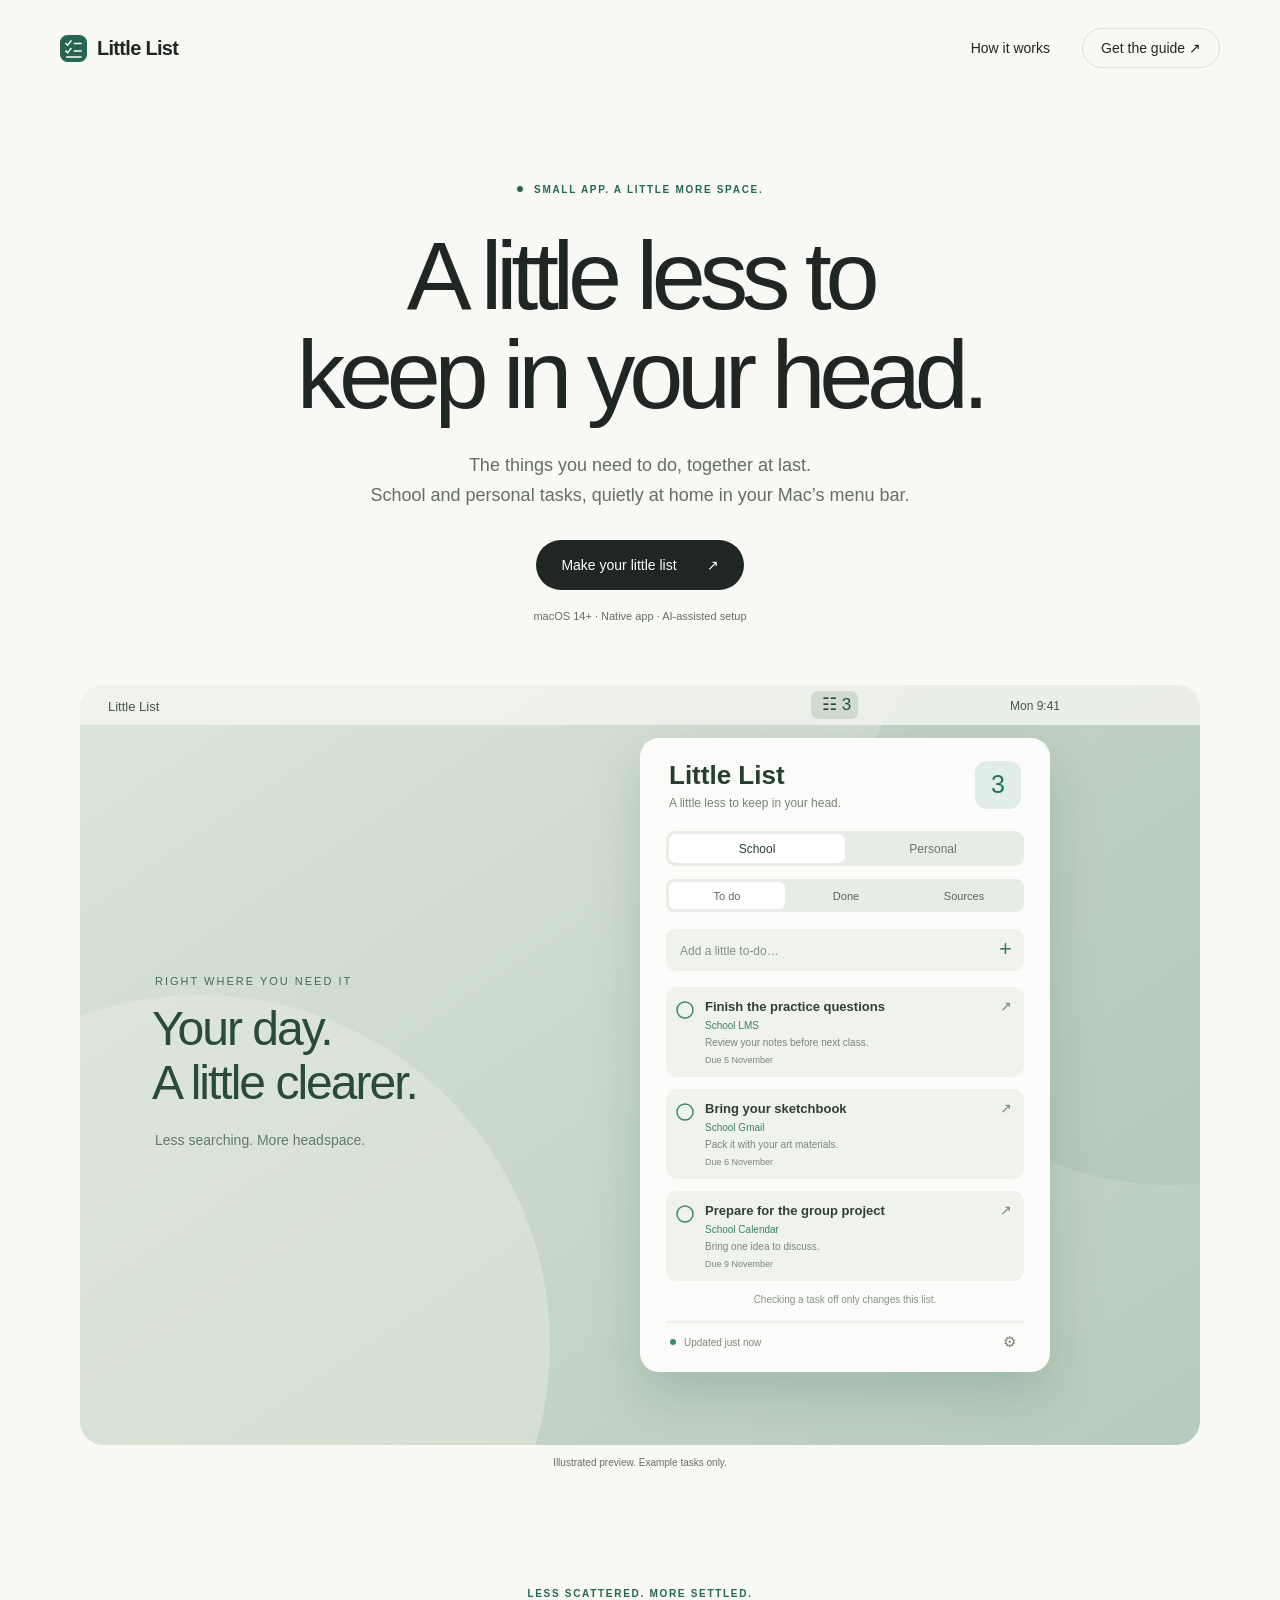
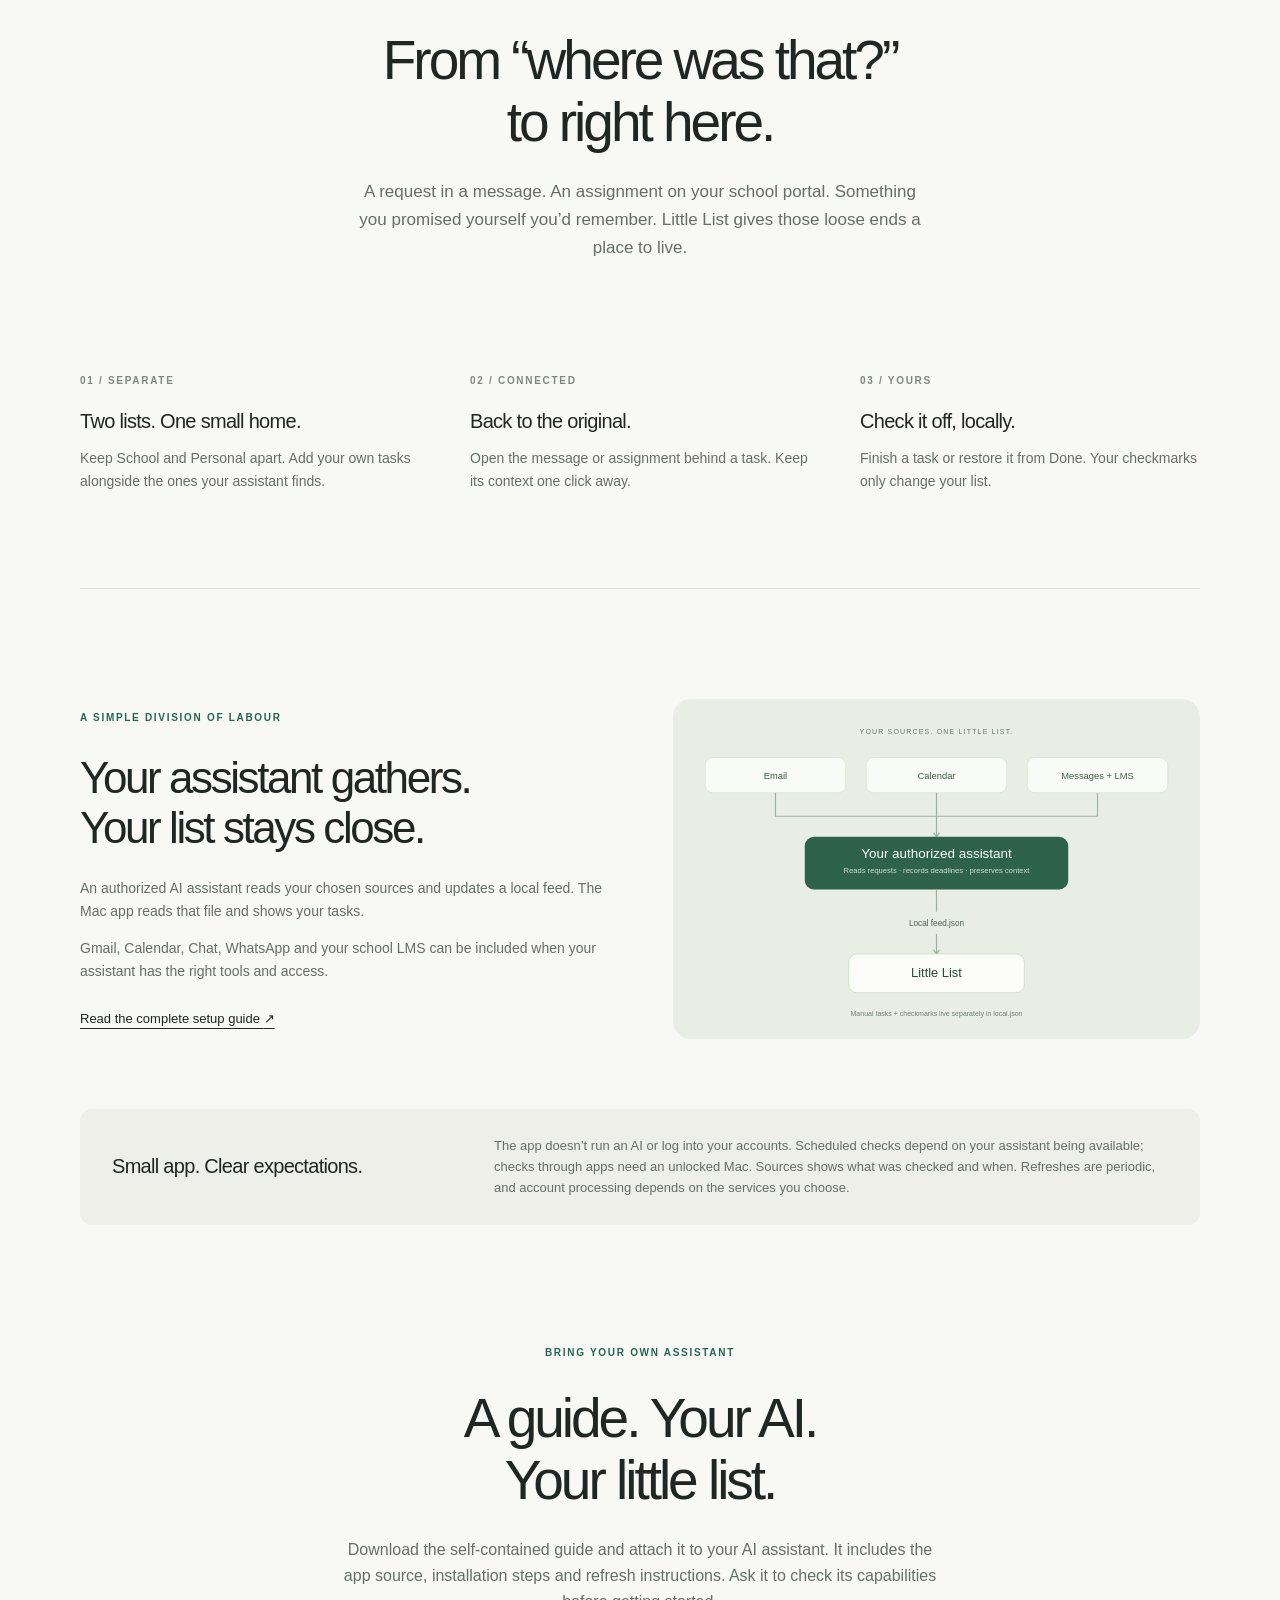
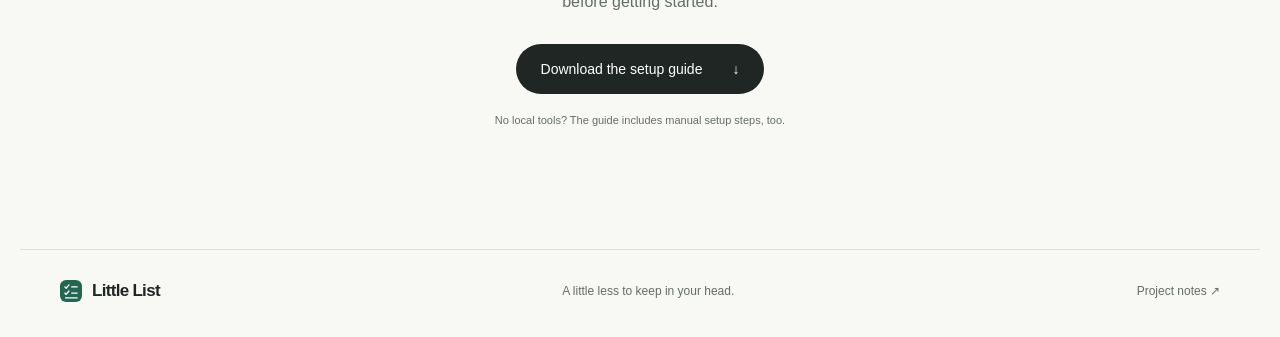
<file: index.html>
<!DOCTYPE html>
<html lang="en">
<head>
    <meta charset="UTF-8">
    <meta name="viewport" content="width=device-width, initial-scale=1.0">

    <title>Redirecting...</title>

    <meta http-equiv="refresh" content="0; url=Little-List-website-and-docs/">

    <script>
        window.location.replace("Little-List-website-and-docs/");
    </script>
</head>
<body>
    <p>Redirecting...</p>
</body>
</html>
</file>
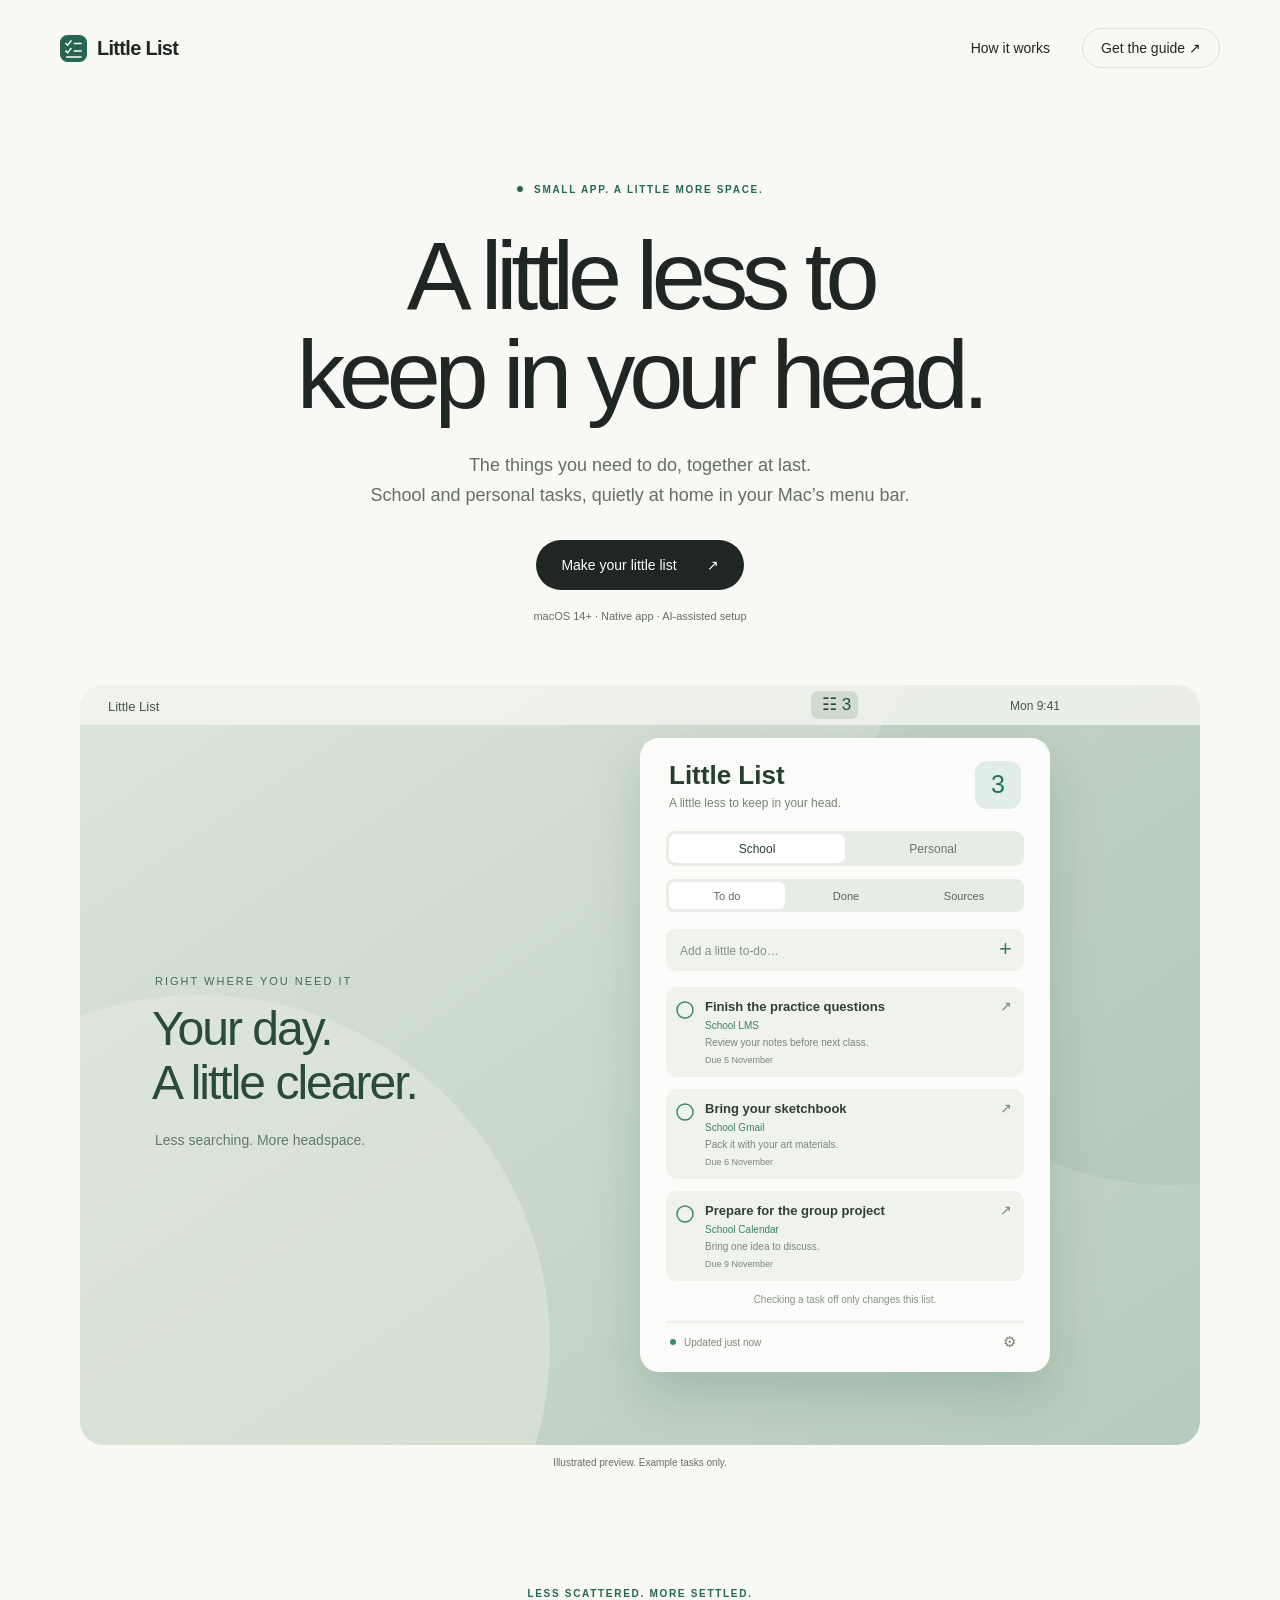
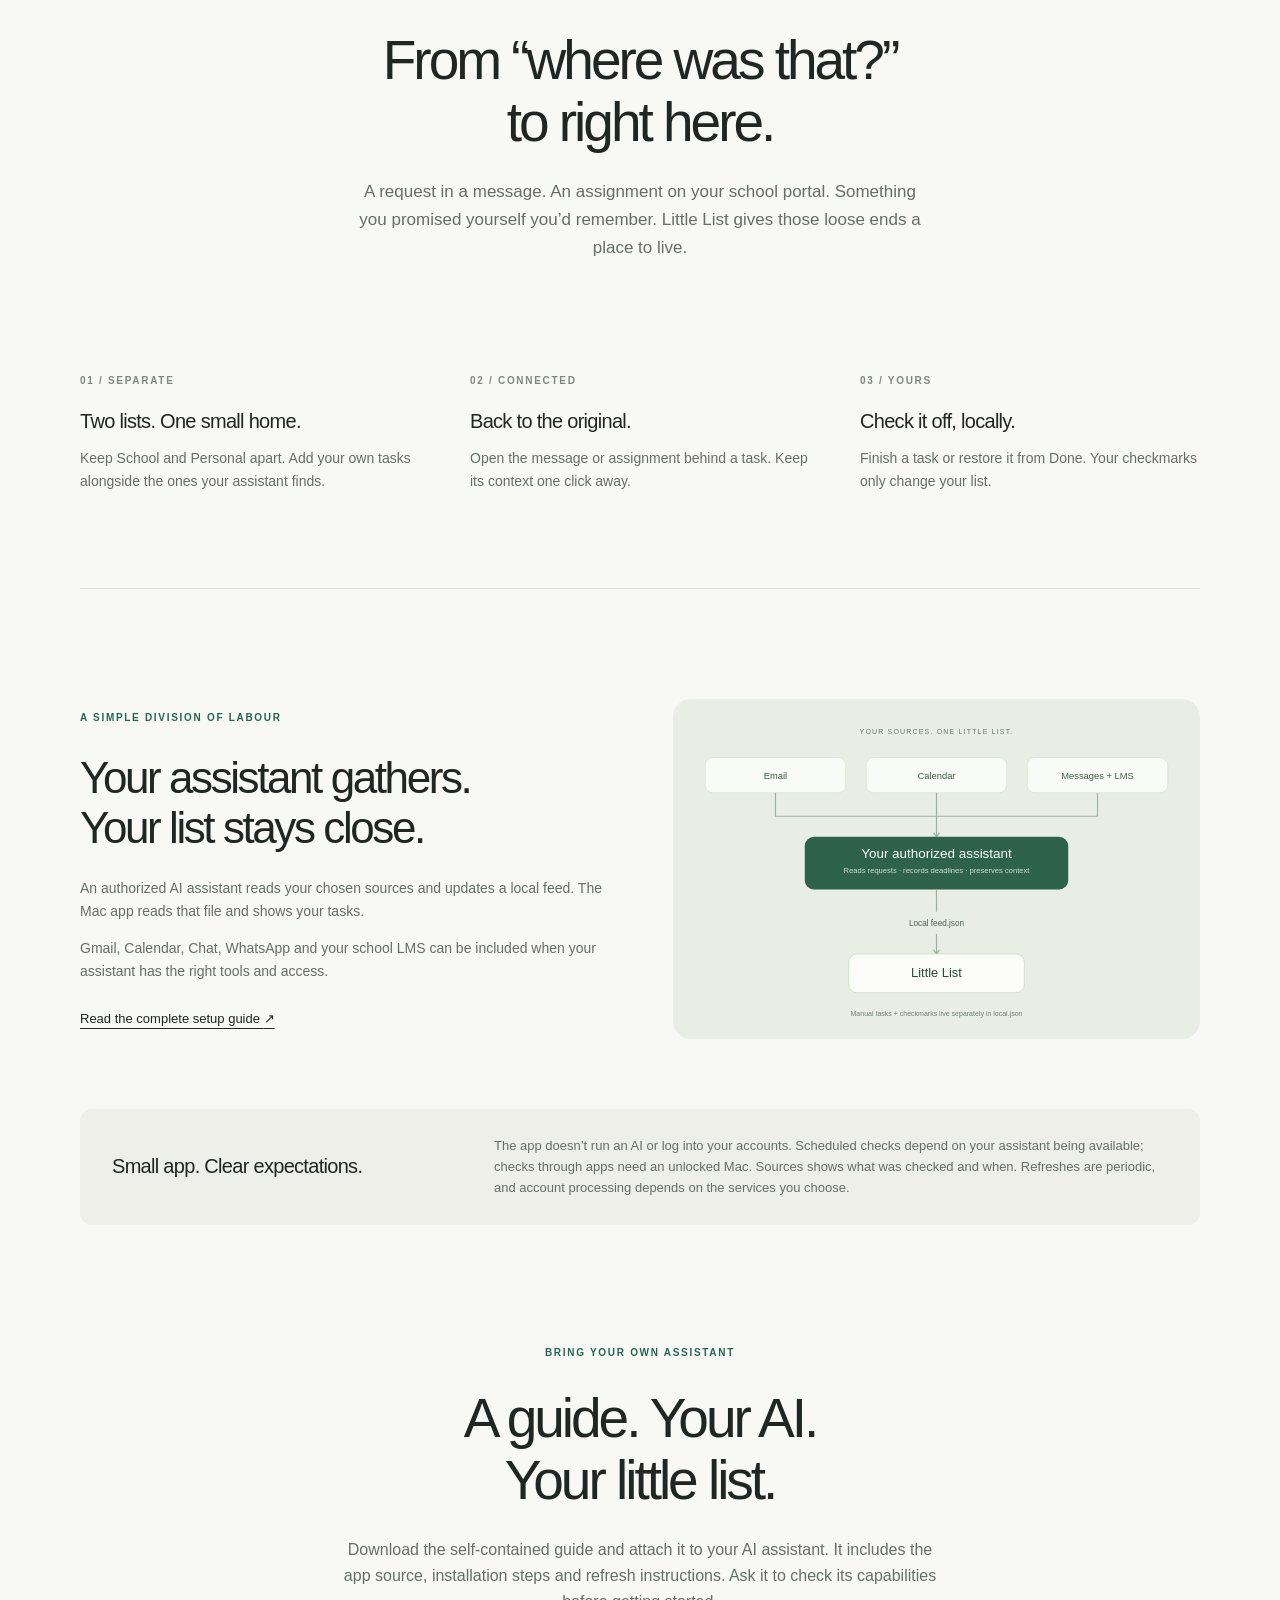
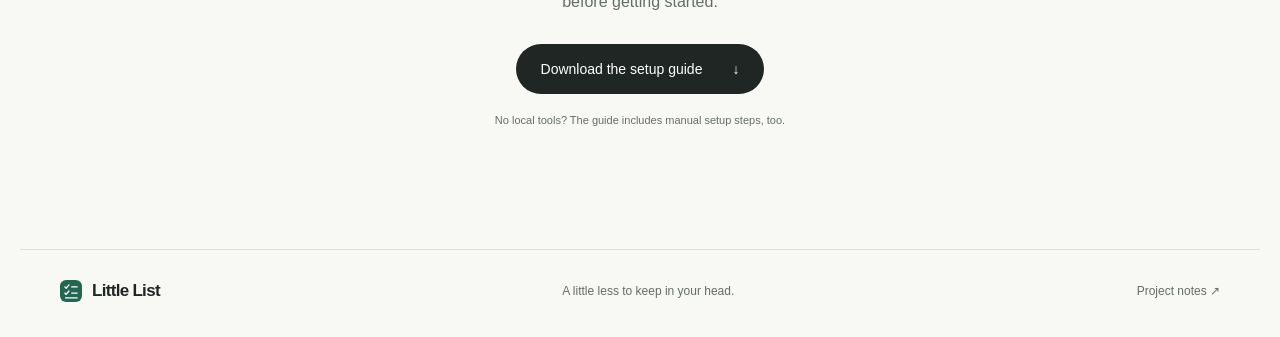
<file: Little-List-website-and-docs/index.html>
<!doctype html>
<html lang="en">
<head>
<meta charset="utf-8"><meta name="viewport" content="width=device-width, initial-scale=1">
<meta name="description" content="Little List brings your school and personal tasks into a quiet native macOS menu bar app, with an AI-assisted local feed.">
<meta name="theme-color" content="#f8f8f5"><title>Little List — A little less to keep in your head.</title>
<link rel="icon" href="assets/icon.svg" type="image/svg+xml"><link rel="stylesheet" href="styles.css">
</head>
<body>
<a class="skip" href="#main">Skip to content</a>
<header><a class="brand" href="./" aria-label="Little List home"><img src="assets/icon.svg" width="27" height="27" alt="">Little List</a><nav aria-label="Main navigation"><a href="#how">How it works</a><a href="Little-List-Setup-Guide.md" class="nav-cta" download>Get the guide <span aria-hidden="true">↗</span></a></nav></header>
<main id="main">
<section class="hero"><p class="eyebrow"><span></span> SMALL APP. A LITTLE MORE SPACE.</p><h1>A little less to<br>keep in your head.</h1><p class="intro">The things you need to do, together at last.<br> School and personal tasks, quietly at home in your Mac’s menu bar.</p><a class="button" href="Little-List-Setup-Guide.md" download>Make your little list <span aria-hidden="true">↗</span></a><p class="note">macOS 14+ · Native app · AI-assisted setup</p>
<figure class="product"><img src="assets/little-list-preview.svg" width="1120" height="760" alt="Illustrated Little List panel showing School and Personal tabs and three fictional school tasks."><figcaption>Illustrated preview. Example tasks only.</figcaption></figure></section>
<section class="statement" id="about"><p class="eyebrow">LESS SCATTERED. MORE SETTLED.</p><h2>From “where was that?”<br>to right here.</h2><p>A request in a message. An assignment on your school portal. Something you promised yourself you’d remember. Little List gives those loose ends a place to live.</p></section>
<section class="features" aria-label="Features"><article><span class="number">01 / SEPARATE</span><h3>Two lists. One small home.</h3><p>Keep School and Personal apart. Add your own tasks alongside the ones your assistant finds.</p></article><article><span class="number">02 / CONNECTED</span><h3>Back to the original.</h3><p>Open the message or assignment behind a task. Keep its context one click away.</p></article><article><span class="number">03 / YOURS</span><h3>Check it off, locally.</h3><p>Finish a task or restore it from Done. Your checkmarks only change your list.</p></article></section>
<section class="how" id="how"><div><p class="eyebrow">A SIMPLE DIVISION OF LABOUR</p><h2>Your assistant gathers.<br>Your list stays close.</h2><p>An authorized AI assistant reads your chosen sources and updates a local feed. The Mac app reads that file and shows your tasks.</p><p>Gmail, Calendar, Chat, WhatsApp and your school LMS can be included when your assistant has the right tools and access.</p><a class="text-link" href="Little-List-Setup-Guide.md">Read the complete setup guide <span aria-hidden="true">↗</span></a></div><img src="assets/how-it-works.svg" width="900" height="580" alt="Authorized sources go to your assistant, then a local feed, then the Little List Mac app."></section>
<section class="honest"><h3>Small app. Clear expectations.</h3><p>The app doesn’t run an AI or log into your accounts. Scheduled checks depend on your assistant being available; checks through apps need an unlocked Mac. Sources shows what was checked and when. Refreshes are periodic, and account processing depends on the services you choose.</p></section>
<section class="start" id="start"><p class="eyebrow">BRING YOUR OWN ASSISTANT</p><h2>A guide. Your AI.<br>Your little list.</h2><p>Download the self-contained guide and attach it to your AI assistant. It includes the app source, installation steps and refresh instructions. Ask it to check its capabilities before getting started.</p><a class="button" href="Little-List-Setup-Guide.md" download>Download the setup guide <span aria-hidden="true">↓</span></a><p class="note">No local tools? The guide includes manual setup steps, too.</p></section>
</main><footer><a class="brand" href="./"><img src="assets/icon.svg" width="22" height="22" alt="">Little List</a><span>A little less to keep in your head.</span><a href="README.md">Project notes <span aria-hidden="true">↗</span></a></footer>
</body></html>
</file>
<file: Little-List-website-and-docs/styles.css>
:root{color-scheme:light;--ink:#202623;--muted:#656e68;--line:#dedfd9;--paper:#f8f8f5;--green:#256653}*{box-sizing:border-box}html{scroll-behavior:smooth;scroll-padding-top:30px}body{margin:0;background:var(--paper);color:var(--ink);font-family:Arial,Helvetica,sans-serif;-webkit-font-smoothing:antialiased}a{color:inherit;text-decoration:none}a:focus-visible{outline:3px solid #328773;outline-offset:6px}header,footer{max-width:1240px;margin:auto;padding:28px 40px;display:flex;align-items:center;justify-content:space-between;gap:24px}.brand{display:inline-flex;align-items:center;gap:10px;font-size:20px;font-weight:700;letter-spacing:-.7px}nav{display:flex;align-items:center;gap:32px;font-size:14px}.nav-cta{border:1px solid var(--line);border-radius:24px;padding:11px 18px}.hero{text-align:center;padding:86px 24px 0}.eyebrow,.number{font-size:10px;letter-spacing:1.7px;font-weight:700}.eyebrow{color:var(--green);margin:0 0 27px}.eyebrow span{display:inline-block;width:6px;height:6px;background:var(--green);border-radius:50%;margin-right:7px;vertical-align:1px}h1{font-size:clamp(48px,7.6vw,98px);letter-spacing:-.065em;line-height:1.02;font-weight:500;margin:0 auto 27px}p{line-height:1.65}.intro{font-size:18px;color:var(--muted);margin:0 auto 30px}.button{display:inline-flex;align-items:center;justify-content:center;gap:30px;background:var(--ink);color:white;border-radius:30px;padding:17px 25px;font-size:14px;transition:background .2s}.button:hover{background:var(--green)}.note{font-size:11px;color:var(--muted);margin-top:17px}.product{max-width:1120px;margin:60px auto 0}.product img{width:100%;height:auto;display:block;border-radius:22px}figcaption{font-size:10px;color:var(--muted);margin-top:12px}.statement{max-width:760px;margin:118px auto 64px;text-align:center;padding:0 24px}h2{font-size:clamp(34px,4.3vw,56px);letter-spacing:-.055em;line-height:1.12;font-weight:500;margin:0 0 25px}.statement>p:last-child{max-width:570px;margin:auto;color:var(--muted);font-size:17px}.features{max-width:1120px;margin:0 auto;display:grid;grid-template-columns:repeat(3,1fr);gap:50px;padding:44px 0 80px;border-bottom:1px solid var(--line)}.number{color:#808780;font-size:10px}h3{font-size:20px;letter-spacing:-.7px;font-weight:500;margin:22px 0 12px}.features p,.how p,.honest p{color:var(--muted);font-size:14px}.how{max-width:1120px;margin:110px auto 70px;display:grid;grid-template-columns:1fr 1fr;align-items:center;gap:65px}.how h2{font-size:44px}.how .eyebrow{font-size:10px;color:var(--green)}.how img{width:100%;height:auto;border-radius:18px}.text-link{display:inline-block;margin-top:14px;font-size:13px;text-decoration:underline;text-underline-offset:5px}.honest{max-width:1120px;margin:0 auto;padding:26px 32px;background:#eeefe9;border-radius:12px;display:grid;grid-template-columns:1fr 2fr;gap:45px;align-items:center}.honest h3{margin:0}.honest p{margin:0;font-size:13px}.start{max-width:650px;text-align:center;margin:120px auto;padding:0 24px}.start>p:not(.eyebrow):not(.note){color:var(--muted);font-size:16px;margin-bottom:28px}footer{border-top:1px solid var(--line);font-size:12px;color:var(--muted);padding-top:30px;padding-bottom:35px}footer .brand{color:var(--ink);font-size:17px}.skip{position:absolute;left:20px;top:-100px;background:white;padding:12px;z-index:5}.skip:focus{top:15px}@media(max-width:1180px){.features,.how,.honest{margin-left:32px;margin-right:32px}}@media(max-width:700px){header,footer{padding:22px 20px}nav{gap:15px}nav>a:first-child{display:none}.hero{padding-top:60px}.intro{font-size:16px}.intro br{display:none}.product{margin-top:40px}.statement{margin-top:75px}.features{grid-template-columns:1fr;gap:20px;padding:15px 0 45px}.features h3{margin-top:12px}.how{grid-template-columns:1fr;gap:32px;margin-top:65px}.how h2{font-size:36px}.honest{grid-template-columns:1fr;gap:15px;padding:24px}.start{margin:80px auto}footer{flex-wrap:wrap}footer>span{display:none}}@media(prefers-reduced-motion:reduce){html{scroll-behavior:auto}.button{transition:none}}
</file>
